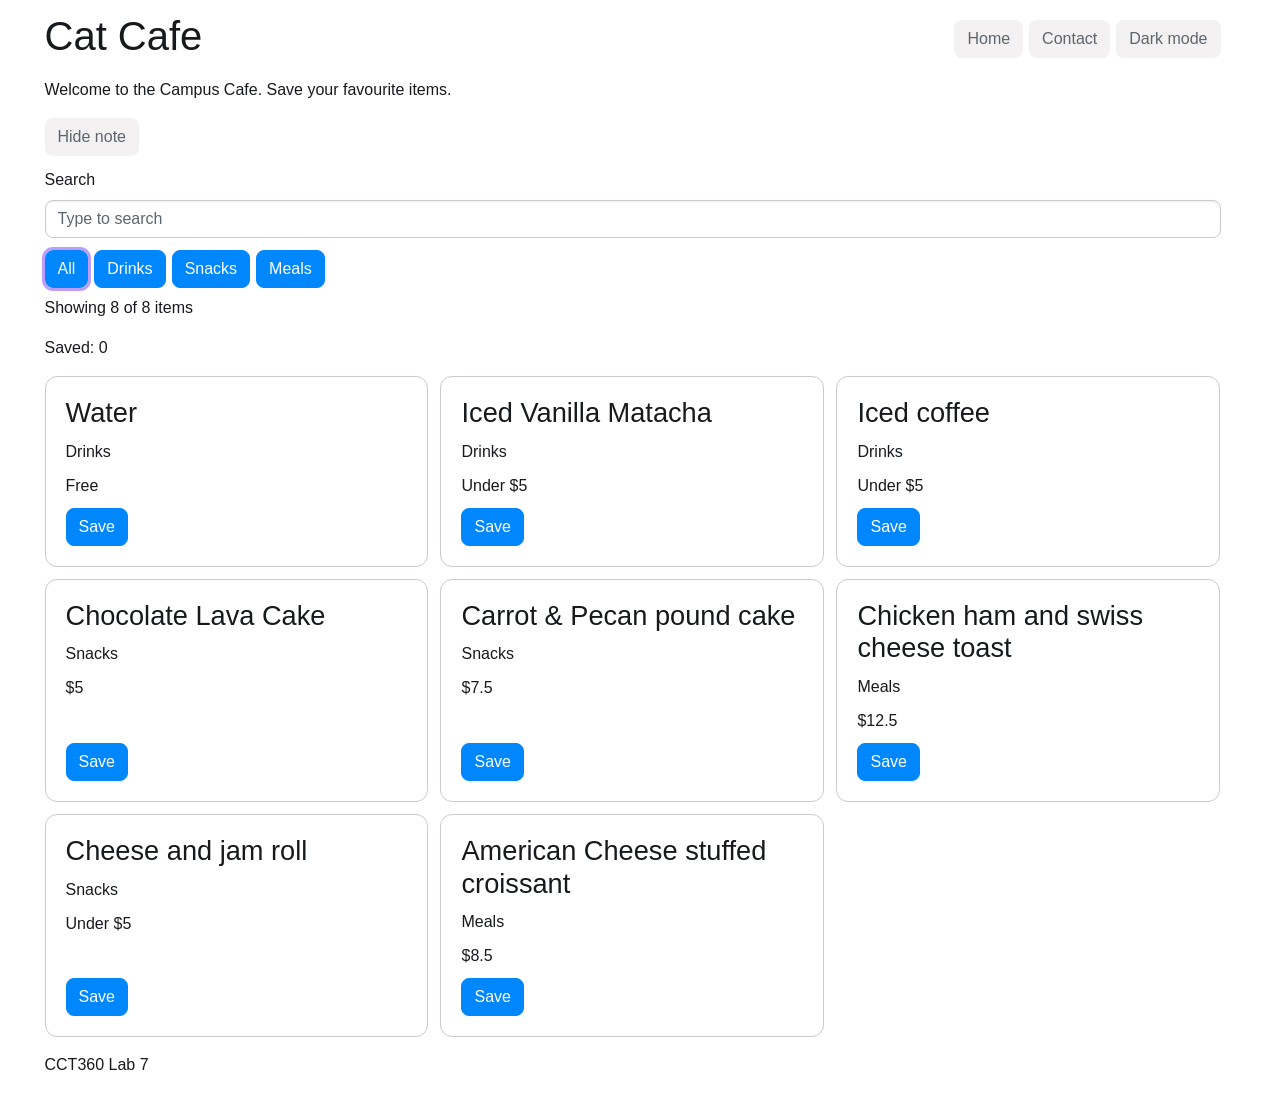
<file: index.html>
<!DOCTYPE html>
<html lang="en" data-bs-theme="light">

<head>
  <meta charset="UTF-8">
  <meta name="viewport" content="width=device-width, initial-scale=1.0">
  <title>Campus Cafe Menu</title>
  <link rel="stylesheet" href="css/bootstrap.min.css">
  <link rel="stylesheet" href="css/style.css">
  <script type="module" src="js/bootstrap.bundle.min.js"></script>
  <!-- defer runs your scripts after the page is ready. data.js must come before main.js -->
  <script src="js/data.js" defer></script>
  <script src="js/main.js" defer></script>
</head>

<body>

  <header class="container my-4 d-flex justify-content-between align-items-center">
    <h1 id="pageTitle">Campus Cafe Menu</h1>
    <div class="d-flex gap-2">
      <a href="index.html" class="btn-subtle theme-secondary">Home</a>
      <a href="contact.html" class="btn-subtle theme-secondary">Contact</a>
      <button type="button" id="themeBtn" class="btn-subtle theme-secondary" aria-pressed="false">Dark mode</button>
    </div>
  </header>

  <main class="container">

    <p id="note">Welcome to the Campus Cafe. Save your favourite items.</p>
    <button type="button" id="noteBtn" class="btn-subtle theme-secondary" aria-controls="note" aria-expanded="true">Hide
      note</button>

    <div class="my-4">
      <label for="searchBox" class="form-label">Search</label>
      <input type="search" id="searchBox" class="form-control" placeholder="Type to search">
    </div>

    <div class="d-flex gap-2 mb-3" id="filters">
      <button type="button" class="btn-solid theme-primary filter-btn is-active" data-category="All"
        aria-pressed="true">All</button>
      <button type="button" class="btn-solid theme-primary filter-btn" data-category="Drinks"
        aria-pressed="false">Drinks</button>
      <button type="button" class="btn-solid theme-primary filter-btn" data-category="Snacks"
        aria-pressed="false">Snacks</button>
      <button type="button" class="btn-solid theme-primary filter-btn" data-category="Meals"
        aria-pressed="false">Meals</button>
    </div>

    <p id="count" role="status" aria-live="polite"></p>
    <p>Saved: <span id="savedCount">0</span></p>

    <!-- JavaScript draws the cards here. Leave this container empty. -->
    <div class="row g-4" id="tourList"></div>

  </main>

  <footer class="container my-5">
    <p>CCT360 Lab 7</p>
  </footer>

</body>

</html>
</file>
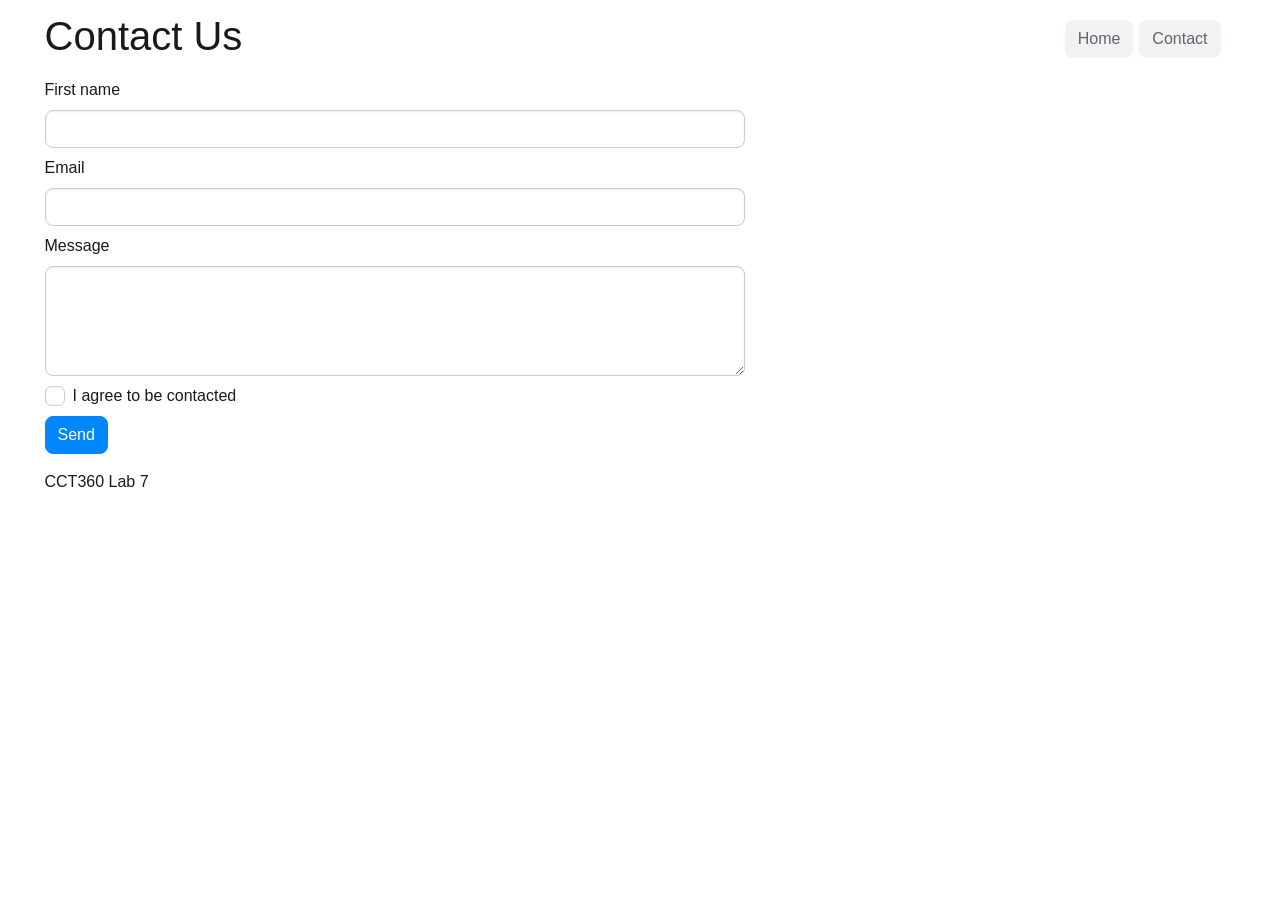
<file: contact.html>
<!DOCTYPE html>
<html lang="en" data-bs-theme="light">

<head>
  <meta charset="UTF-8">
  <meta name="viewport" content="width=device-width, initial-scale=1.0">
  <title>Contact Us</title>
  <link rel="stylesheet" href="css/bootstrap.min.css">
  <link rel="stylesheet" href="css/style.css">
  <script type="module" src="js/bootstrap.bundle.min.js"></script>
  <script src="js/contact.js" defer></script>
</head>

<body>

  <header class="container my-4 d-flex justify-content-between align-items-center">
    <h1 id="pageTitle">Contact Us</h1>
    <div class="d-flex gap-2">
      <a href="index.html" class="btn-subtle theme-secondary">Home</a>
      <a href="contact.html" class="btn-subtle theme-secondary">Contact</a>
    </div>
  </header>

  <main class="container">

    <form id="contactForm" style="max-width: 700px" novalidate>
      <div class="form-field mb-3">
        <label for="firstName" class="form-label">First name</label>
        <input type="text" class="form-control" id="firstName" required aria-describedby="firstNameFeedback">
        <div id="firstNameFeedback" class="invalid-feedback"></div>
      </div>
      <div class="form-field mb-3">
        <label for="email" class="form-label">Email</label>
        <input type="email" class="form-control" id="email" required aria-describedby="emailFeedback">
        <div id="emailFeedback" class="invalid-feedback"></div>
      </div>
      <div class="form-field mb-3">
        <label for="message" class="form-label">Message</label>
        <textarea class="form-control" id="message" rows="4" required minlength="10"
          aria-describedby="messageFeedback"></textarea>
        <div id="messageFeedback" class="invalid-feedback"></div>
      </div>
      <div class="form-field mb-3">
        <input type="checkbox" id="consent" class="check" required aria-describedby="consentFeedback">
        <label for="consent">I agree to be contacted</label>
        <div id="consentFeedback" class="invalid-feedback"></div>
      </div>
      <button type="submit" class="btn-solid theme-primary">Send</button>
    </form>

    <!-- JavaScript shows the confirmation message here -->
    <div id="confirmBox" class="d-none mt-4" role="status"></div>

  </main>

  <footer class="container my-5">
    <p>CCT360 Lab 7</p>
  </footer>

</body>

</html>
</file>
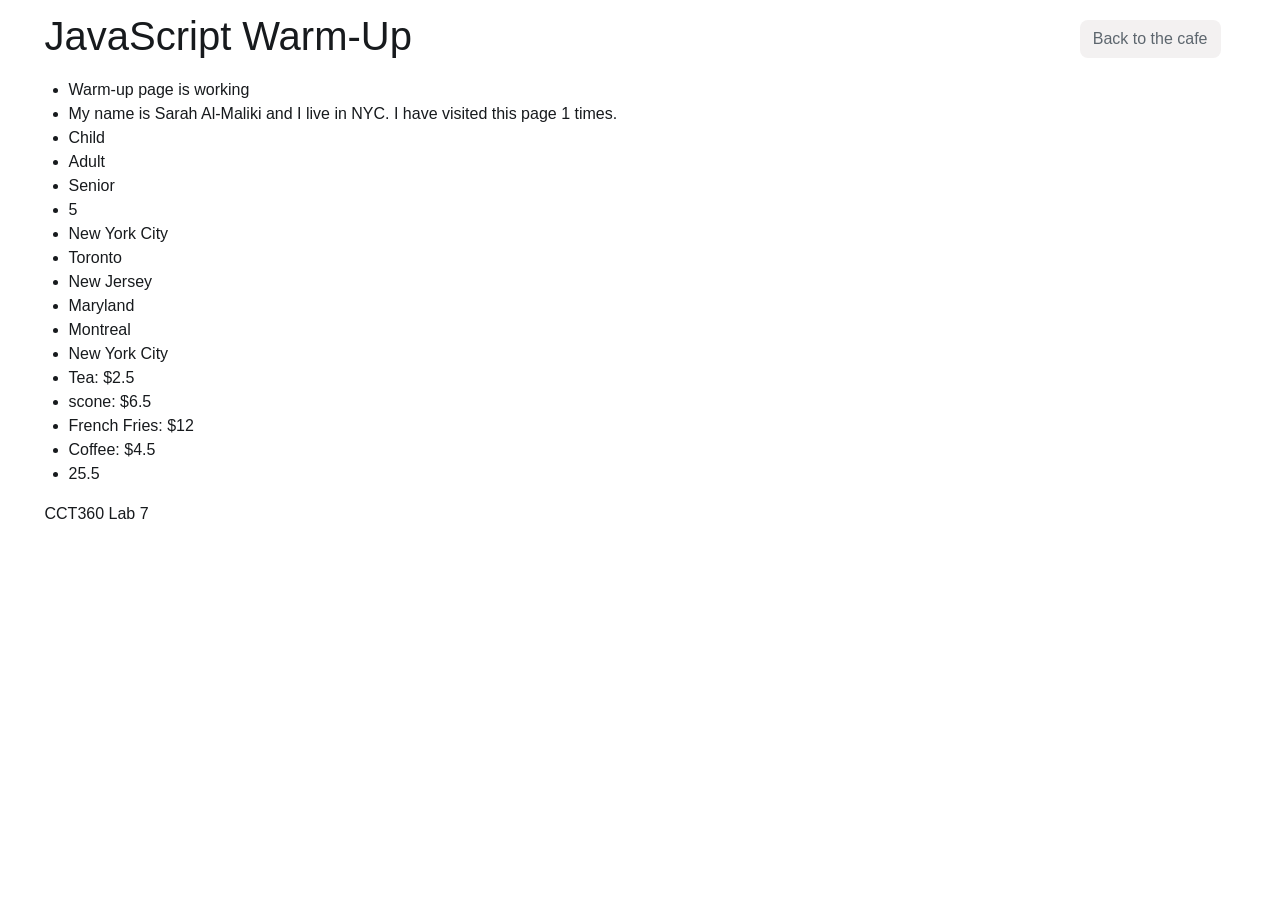
<file: practice.html>
<!DOCTYPE html>
<html lang="en">

<head>
  <meta charset="UTF-8">
  <meta name="viewport" content="width=device-width, initial-scale=1.0">
  <title>Lab 7: JavaScript Warm-Up</title>
  <link rel="stylesheet" href="css/bootstrap.min.css">
  <link rel="stylesheet" href="css/style.css">
  <script type="module" src="js/bootstrap.bundle.min.js"></script>
  <script src="js/practice.js" defer></script>
</head>

<body>

  <header class="container my-4 d-flex justify-content-between align-items-center">
    <h1>JavaScript Warm-Up</h1>
    <a href="index.html" class="btn-subtle theme-secondary">Back to the cafe</a>
  </header>

  <main class="container">
    <ul id="results"></ul>
  </main>

  <footer class="container my-5">
    <p>CCT360 Lab 7</p>
  </footer>

</body>

</html>
</file>
<file: css/style.css>
/* Provided. You may add to it. */
.is-saved {
  outline: 3px solid var(--bs-primary-border);
}
.filter-btn.is-active {
  outline: 3px solid var(--bs-primary-border);
}
</file>
